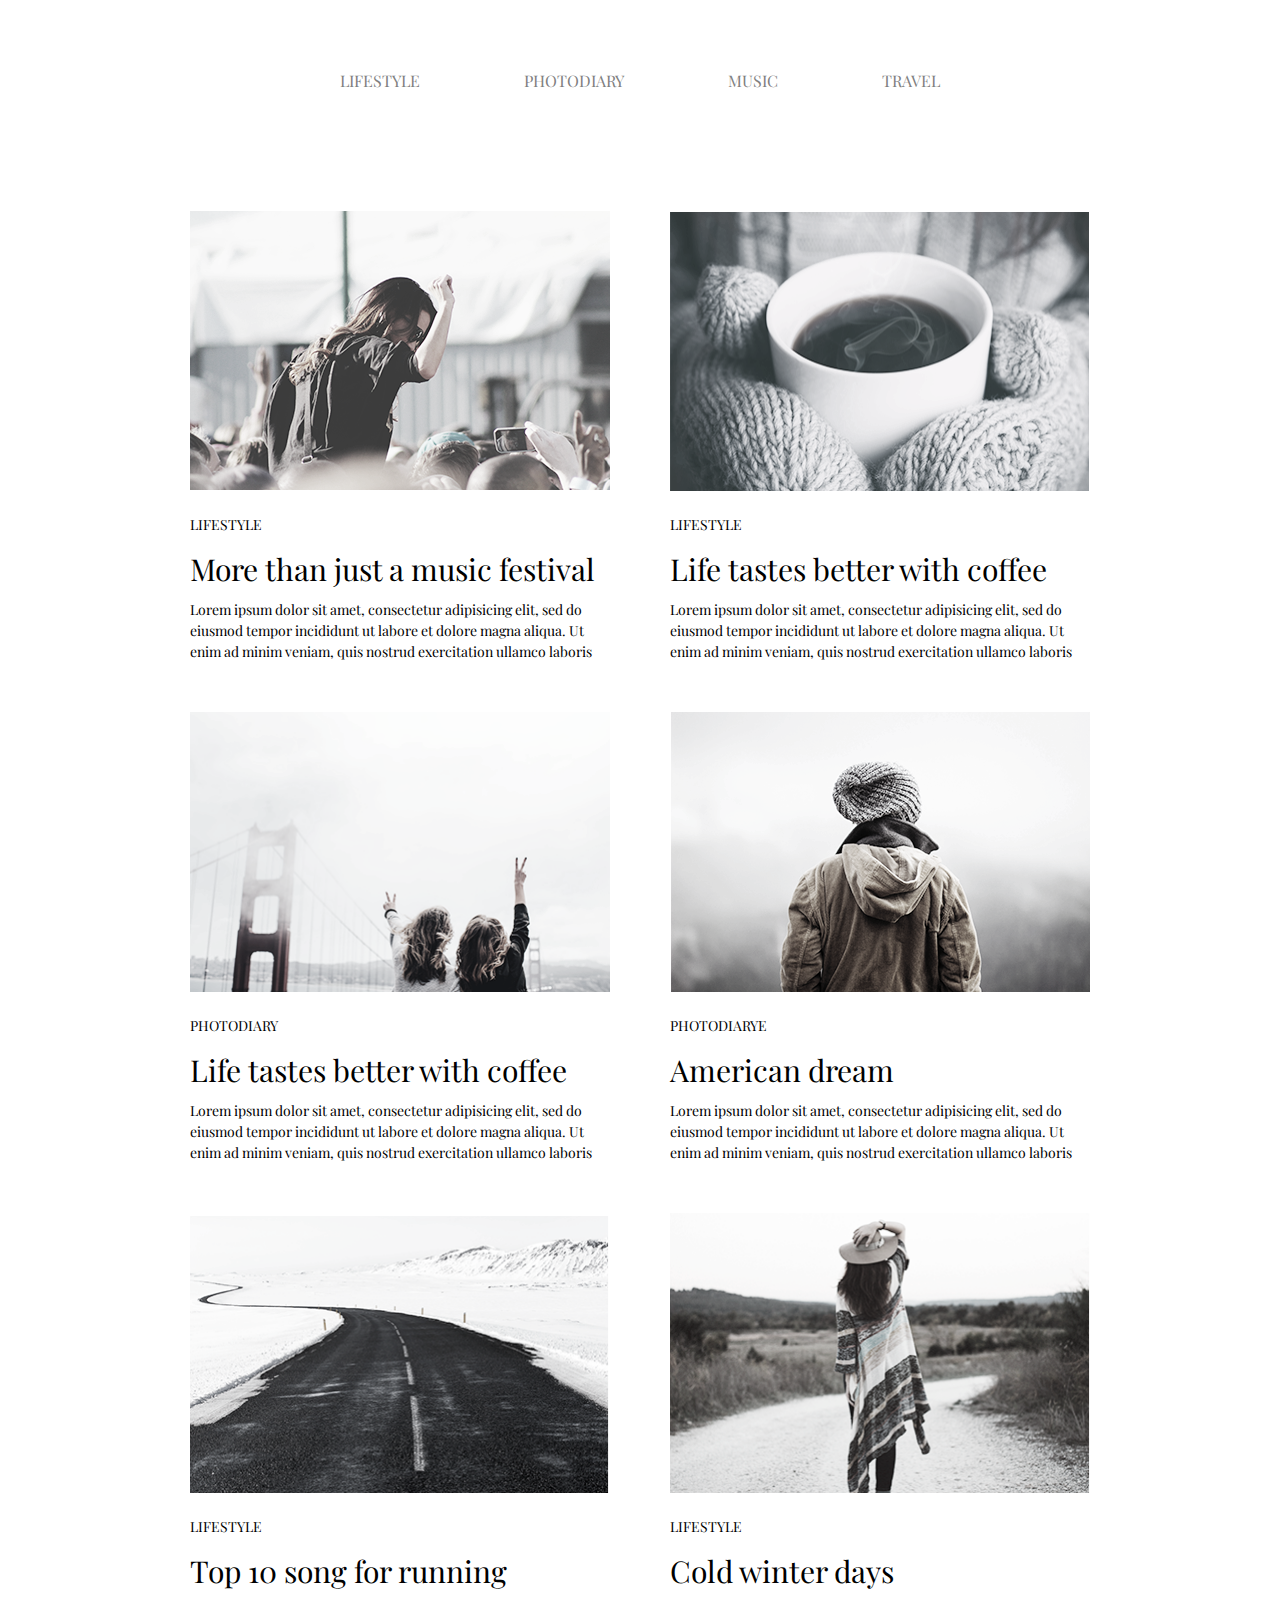
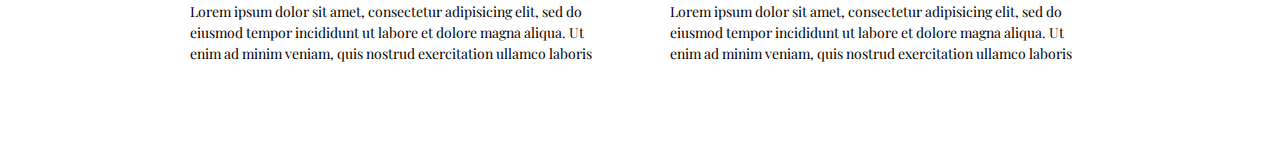
<file: homework03/index.html>
<!DOCTYPE html>
<html lang="en">

<head>
	<meta charset="UTF-8">
	<meta name="viewport" content="width=device-width, initial-scale=1.0">
	<meta http-equiv="X-UA-Compatible" content="ie=edge">
	<title>Document</title>
	<link href="https://fonts.googleapis.com/css?family=Playfair+Display&display=swap" rel="stylesheet">
	<link rel="stylesheet" href="css/main.css">
</head>

<body>
	<header class="header">
			<ul class="menu">
				<li class="1st-nav"><a href="#" class="lol" >LIFESTYLE</a></li>
				<li class="1st-nav"><a href="#" class="lol" >PHOTODIARY</a></li>
				<li class="1st-nav"><a href="#" class="lol" >MUSIC</a></li>
				<li class="1st-nav"><a href="#" class="lol" >TRAVEL</a></li>
			</ul>
	</header>
	<section class="section">

	
	<ul class="body__list">
		<li class="list__item">
			<img src="img/web1.png" alt="" class="list__img" width="420px" height="280px">
			<p class="list__mini--info">lifestyle</p>
			<p class="list__title">More than just a music festival</p>
			<p class="list__text">Lorem ipsum dolor sit amet, consectetur adipisicing elit, sed do eiusmod tempor incididunt ut labore et dolore magna aliqua. Ut enim ad minim veniam, quis nostrud exercitation ullamco laboris</p>
		</li>
		<li class="list__item">
			<img src="img/web2.png" alt="" class="list__img" width="420px" height="280px">
			<p class="list__mini--info">lifestyle</p>
			<p class="list__title">Life tastes better with coffee</p>
			<p class="list__text">Lorem ipsum dolor sit amet, consectetur adipisicing elit, sed do eiusmod tempor incididunt ut labore et dolore magna aliqua. Ut enim ad minim veniam, quis nostrud exercitation ullamco laboris</p>
		</li>
		<li class="list__item">
			<img src="img/web3.png" alt="" class="list__img" width="420px" height="280px">
			<p class="list__mini--info">photodiary</p>
			<p class="list__title">Life tastes better with coffee</p>
			<p class="list__text">Lorem ipsum dolor sit amet, consectetur adipisicing elit, sed do eiusmod tempor incididunt ut labore et dolore magna aliqua. Ut enim ad minim veniam, quis nostrud exercitation ullamco laboris</p>
		</li>
		<li class="list__item">
			<img src="img/web4.png" alt="" class="list__img" width="420px" height="280px">
			<p class="list__mini--info">photodiarye</p>
			<p class="list__title">American dream</p>
			<p class="list__text">Lorem ipsum dolor sit amet, consectetur adipisicing elit, sed do eiusmod tempor incididunt ut labore et dolore magna aliqua. Ut enim ad minim veniam, quis nostrud exercitation ullamco laboris</p>
		</li>
		<li class="list__item">
			<img src="img/web5.png" alt="" class="list__img" width="420px" height="280px">
			<p class="list__mini--info">lifestyle</p>
			<p class="list__title">Top 10 song for running</p>
			<p class="list__text">Lorem ipsum dolor sit amet, consectetur adipisicing elit, sed do eiusmod tempor incididunt ut labore et dolore magna aliqua. Ut enim ad minim veniam, quis nostrud exercitation ullamco laboris</p>
		</li>
		<li class="list__item">
			<img src="img/web6.png" alt="" class="list__img" width="420px" height="280px">
			<p class="list__mini--info">lifestyle</p>
			<p class="list__title">Cold winter days</p>
			<p class="list__text">Lorem ipsum dolor sit amet, consectetur adipisicing elit, sed do eiusmod tempor incididunt ut labore et dolore magna aliqua. Ut enim ad minim veniam, quis nostrud exercitation ullamco laboris</p>
		</li>
	</ul>
</section>
</body>

</html>
</file>
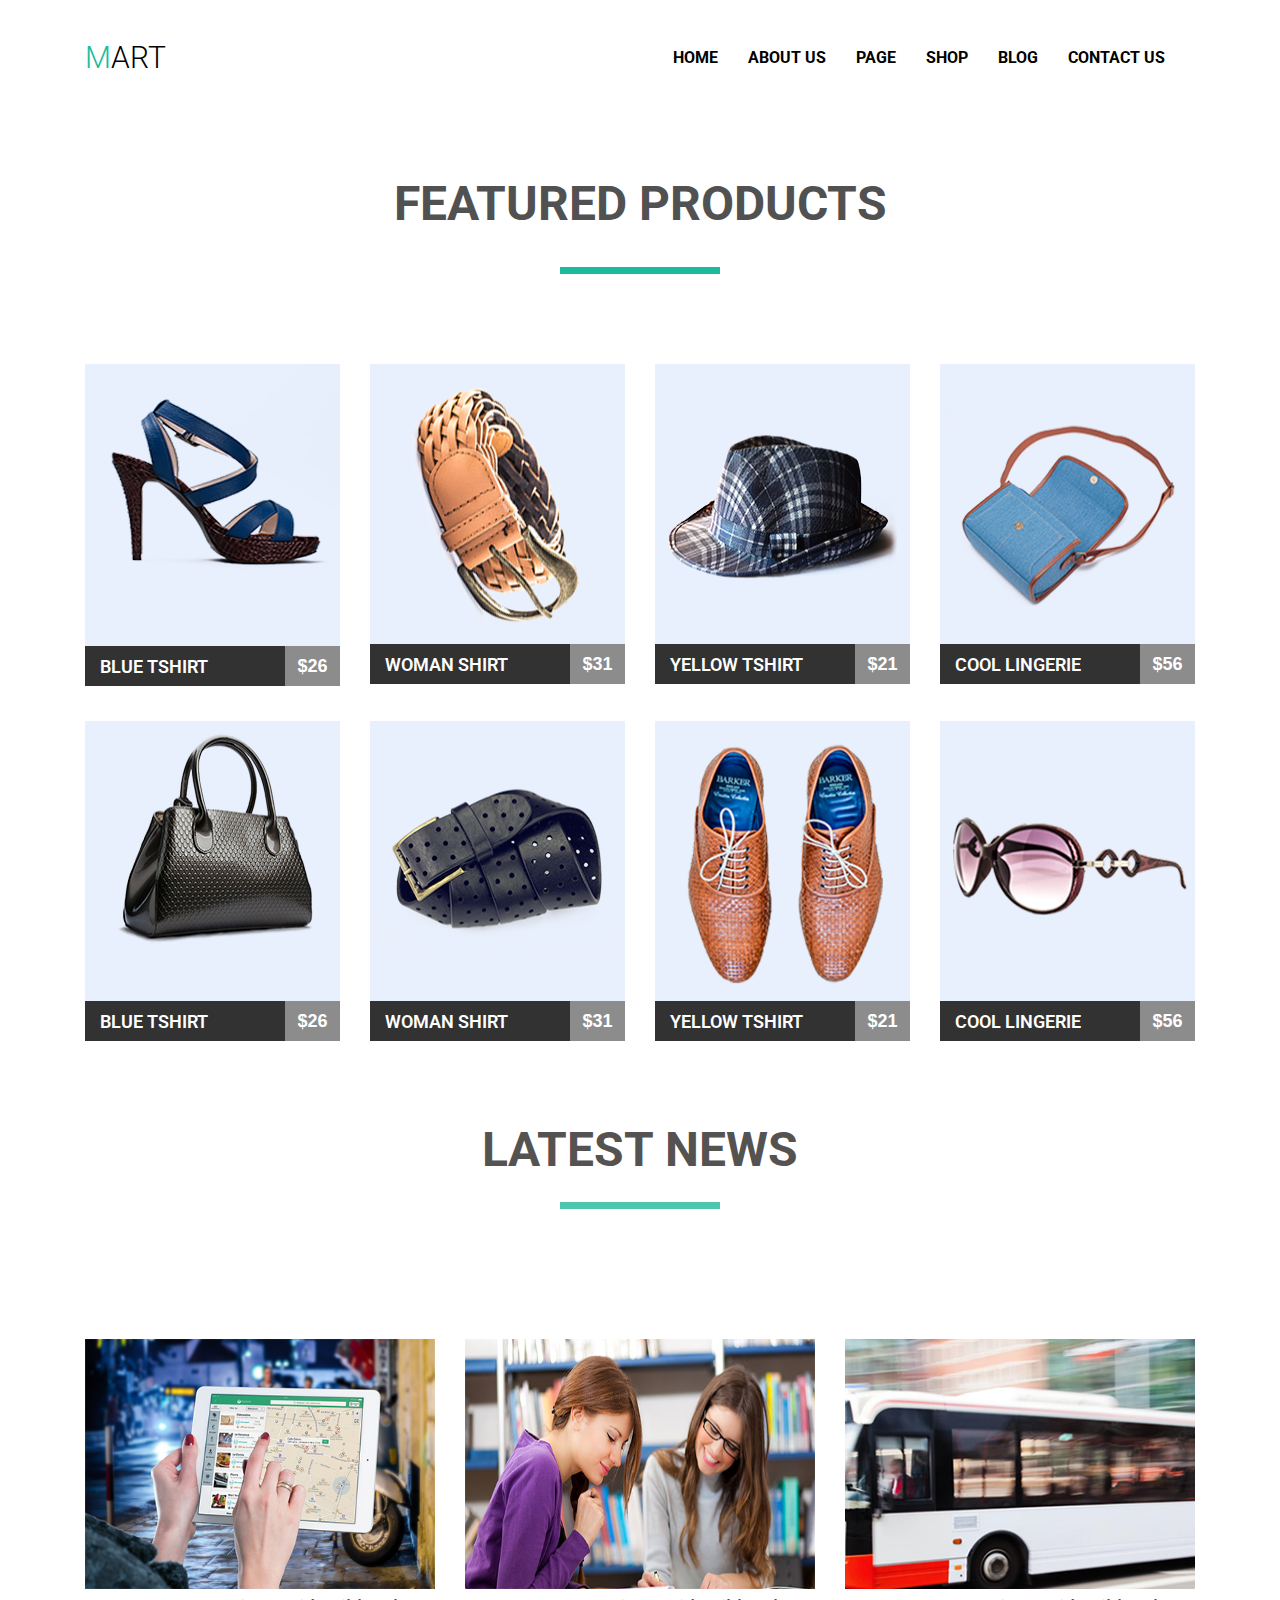
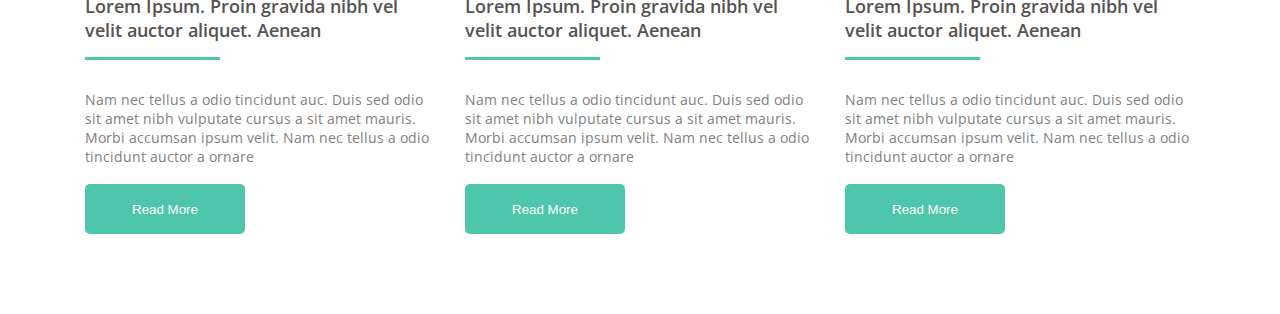
<file: homework04/index.html>
<!DOCTYPE html>
<html lang="en">

<head>
    <meta charset="UTF-8">
    <meta name="viewport" content="width=device-width, initial-scale=1.0">
    <meta http-equiv="X-UA-Compatible" content="ie=edge">
    <title>Document</title>
    <link href="https://fonts.googleapis.com/css?family=Open+Sans&display=swap" rel="stylesheet">
    <link href="https://fonts.googleapis.com/css?family=Open+Sans:400,700&display=swap" rel="stylesheet">
    <link rel="stylesheet" href="css/main1.css">
</head>

<body>
    <div class="container">
        <header class="header">
            <h3 class="logo">MART</h3>
            <ul class="menu">
                <li class="navigation"><a class="nav__Link" href="#">HOME</a></li>
                <li class="navigation"><a class="nav__Link" href="#">ABOUT US</a></li>
                <li class="navigation"><a class="nav__Link" href="#">PAGE</a></li>
                <li class="navigation"><a class="nav__Link" href="#">SHOP</a></li>
                <li class="navigation"><a class="nav__Link" href="#">BLOG</a></li>
                <li class="navigation"><a class="nav__Link" href="#">CONTACT US</a></li>
            </ul>
        </header>
        <p class="intro_title">FEATURED PRODUCTS</p>
        <section class="section">
            <ul class="body__list">
                <li class="list__item">
                    <img src="img/product1@1X.png" alt="" class="list__img">
                    <div class="button01"><button class="button1">BLUE TSHIRT</button>
                        <button class="button2">$26</button></div>
                </li>
                <li class="list__item">
                    <img src="img/product2@1X.png" alt="" class="list__img" width="255px" height="280px">
                    <div class="button01"><button class="button1">WOMAN SHIRT</button>
                        <button class="button2">$31</button></div>
                </li>
                <li class="list__item">
                    <img src="img/big3.png" alt="" class="list__img" width="255px" height="280px">
                    <div class="button01"><button class="button1">YELLOW TSHIRT</button>
                        <button class="button2">$21</button></div>
                </li>
                <li class="list__item">
                    <img src="img/product4@1X.png" alt="" class="list__img" width="255px" height="280px">
                    <div class="button01"><button class="button1">COOL LINGERIE</button>
                        <button class="button2">$56</button></div>
                </li>
                <li class="list__item">
                    <img src="img/product3@1X.png" alt="" class="list__img" width="255px" height="280px">
                    <div class="button01"><button class="button1">BLUE TSHIRT</button>
                        <button class="button2">$26</button></div>
                </li>
                <li class="list__item">
                    <img src="img/product5@1X.png" alt="" class="list__img" width="255px" height="280px">
                    <div class="button01"><button class="button1">WOMAN SHIRT</button>
                        <button class="button2">$31</button></div>
                </li>
                <li class="list__item">
                    <img src="img/product6@1X.png" alt="" class="list__img" width="255px" height="280px">
                    <div class="button01"><button class="button1">YELLOW TSHIRT</button>
                        <button class="button2">$21</button></div>
                </li>
                <li class="list__item">
                    <img src="img/product8@1X.png" alt="" class="list__img" width="255px" height="280px">
                    <div class="button01"><button class="button1">COOL LINGERIE</button>
                        <button class="button2">$56</button></div>
                </li>
            </ul>
        </section>
        <p class="news">LATEST NEWS</p>
        <ul class="body_list">
            <li class="list_item">
                <img src="img/ipad-632394_960_720@1X.png" alt="" width="350px" height="250px">
                <p class="lor1">Lorem Ipsum. Proin gravida nibh vel velit auctor aliquet. Aenean </p>
                <p class="lor2">Nam nec tellus a odio tincidunt auc. Duis sed odio sit amet nibh vulputate cursus a sit
                    amet mauris. Morbi accumsan ipsum velit. Nam nec tellus a odio tincidunt auctor a ornare </p>
                <button class="button11">Read More</button>
            </li>
            <li class="list_item">
                <img src="img/slide1@1X.png" alt="" width="350px" height="250px">
                <p class="lor1">Lorem Ipsum. Proin gravida nibh vel velit auctor aliquet. Aenean </p>
                <p class="lor2">Nam nec tellus a odio tincidunt auc. Duis sed odio sit amet nibh vulputate cursus a sit
                    amet mauris. Morbi accumsan ipsum velit. Nam nec tellus a odio tincidunt auctor a ornare</p>
                <button class="button11">Read More</button>
            </li>
            <li class="list_item">
                <img src="img/product-img-5@1X.png" alt="" width="350px" height="250px">
                <p class="lor1">Lorem Ipsum. Proin gravida nibh vel velit auctor aliquet. Aenean </p>
                <p class="lor2">Nam nec tellus a odio tincidunt auc. Duis sed odio sit amet nibh vulputate cursus a sit
                    amet mauris. Morbi accumsan ipsum velit. Nam nec tellus a odio tincidunt auctor a ornare</p>
                <button class="button11">Read More</button>
            </li>
        </ul>
    </div>
</body>

</html>
</file>
<file: homework03/css/main.css>
* {
    margin: 0;
    padding: 0;
    box-sizing: border-box;
    font-family: 'Playfair Display', serif;
}

.header {
    width: 600px;
    margin: 70px auto 120px;
}

.menu {
    display: flex;
    justify-content: space-between;
    list-style: none;
}

.1st-nav {
    font-size: 14px;
    font-weight: 400;
    
}

.lol {
    text-decoration: none;
    color: grey;
}

.lol:hover {
    color: blue;
}

.section {
   width: 900px;
   margin: 0 auto 100px;
}

ul {
    justify-content: space-between;
    flex-wrap: wrap;
    list-style: none;выв
    color: grey;
    display: flex;
}

.list__item {
    width: 420px;
    margin-bottom: 50px;
}

.list__item:nth-child(n+5) {
    margin-bottom: 0;
}

.list__mini--info {
    padding-top: 20px;
    padding-bottom: 15px;
    text-transform: uppercase;
    font-size: 14px;
    text-align: left;
}

.list__title {
    padding-bottom: 10px;
    font-size: 30px;
}

.list__text {
    line-height: 1.5;
    font-size: 14px;
    text-align: left;
}
</file>
<file: homework04/css/main1.css>
@import url('https://fonts.googleapis.com/css?family=Roboto:100,300,400,500,700,900&display=swap');
@import url('https://fonts.googleapis.com/css?family=Open+Sans:300,600&display=swap');
* {
  padding: 0;
  margin: 0;
  box-sizing: border-box;
}

.container {
  width: 1110px;
  margin: 0 auto;
}

.header {
  margin-bottom: 100px;
  margin-top: 40px;
  display: flex;
  justify-content: space-between;
}

.logo {
  font-size: 30px;
  font-weight: 300;
  text-align: left;
  font-family: "Roboto", sans-serif;
}
.logo::first-letter {
  color: #1abc9c;
}

.menu {
  display: flex;
  list-style: none;
  margin-top: 8px;
}

.navigation {
  margin-right: 0;
}

.intro_title {
  font-family: "Roboto", sans-serif;
  font-size: 48px;
  font-weight: 700;
  text-transform: uppercase;
  text-align: center;
  color: #515151;
}

.intro_title:after {
  content: "";
  display: block;
  width: 160px;
  height: 7px;
  margin: 35px auto 0;
  background-color: #1abc9c;
}

.nav__Link {
  display: inline-block;
  font-family: "Roboto", sans-serif;
  font-weight: 700;
  vertical-align: top;
  margin-right: 30px;
  color: black;
  text-decoration: none;
  transition: color 0.2s linear;
}

.nav__Link:hover {
  color: #4ec6ab;
}

.list__item {
  margin-bottom: 35px;
  width: 255px;
}

.body__list {
  margin: 90px 0 80px 0;
  list-style: none;
  flex-wrap: wrap;
  justify-content: space-between;
  display: flex;
}

.list__item:nth-child(n+5) {
  margin-bottom: 0;
}


.button1 {
  background-color: #323232;
  width: 200px;
  height: 40px;
  font-size: 18px;
  color: #fff;
  font-family: 'Roboto', sans-serif;
  font-weight: 600;
  border: none;
  text-align: left;
  padding-left: 15px;
  transition: ease-in-out 0.250s all;
}

.button01 {
  display: flex;
}

.button2 {
  background-color: #8c8c8c;
  width: 55px;
  height: 40px;
  border: none;
  font-size: 18px;
  color: white;
  font-weight: 600;
  transition: ease-in-out 0.250s all;
}

.list__img {
  margin-bottom: -4px;
}

.list__item:hover .button1  {
  background-color: #1abc9c;
}

.list__item:hover .button2 {
  background-color: #7fd9c7;
}

.news {
  margin-bottom: 24px;
  margin: 0 auto;
  font-family: 'Roboto', sans-serif;
  font-weight: 700;
  text-align: center;
  font-size: 48px;
  color: #555252;
}

.news:after {
  content: "";
  display: block;
  width: 160px;
  height: 7px;
  margin: 24px auto 0;
  background-color: #4ec6ab;
}

.body_list {
  display: flex;
  justify-content: space-between;
  margin: 130px 0 80px 0;
}

.list_item {
  list-style: none;
  font-family: 'Open Sans', sans-serif;
  width: 350px;
}

.lor1 {
  font-size: 18px;
  font-weight: 600;
  color: #555252;
  
}

.lor1:after {
  content: "";
  display: block;
  width: 135px;
  height: 3px;
  margin: 15px 0 0;
  background-color: #4ec6ab;
    
}

.lor2 {
  padding-top: 30px;
  color: #828080;
  font-size: 14px;
}

.button11 {
  border: 0;
  background-color: #4ec6ab;
  color: #fff;
  width: 160px;
  height: 50px;
  font-weight: 300;
  border-radius: 5px;
  margin-top: 18px;
}
</file>
